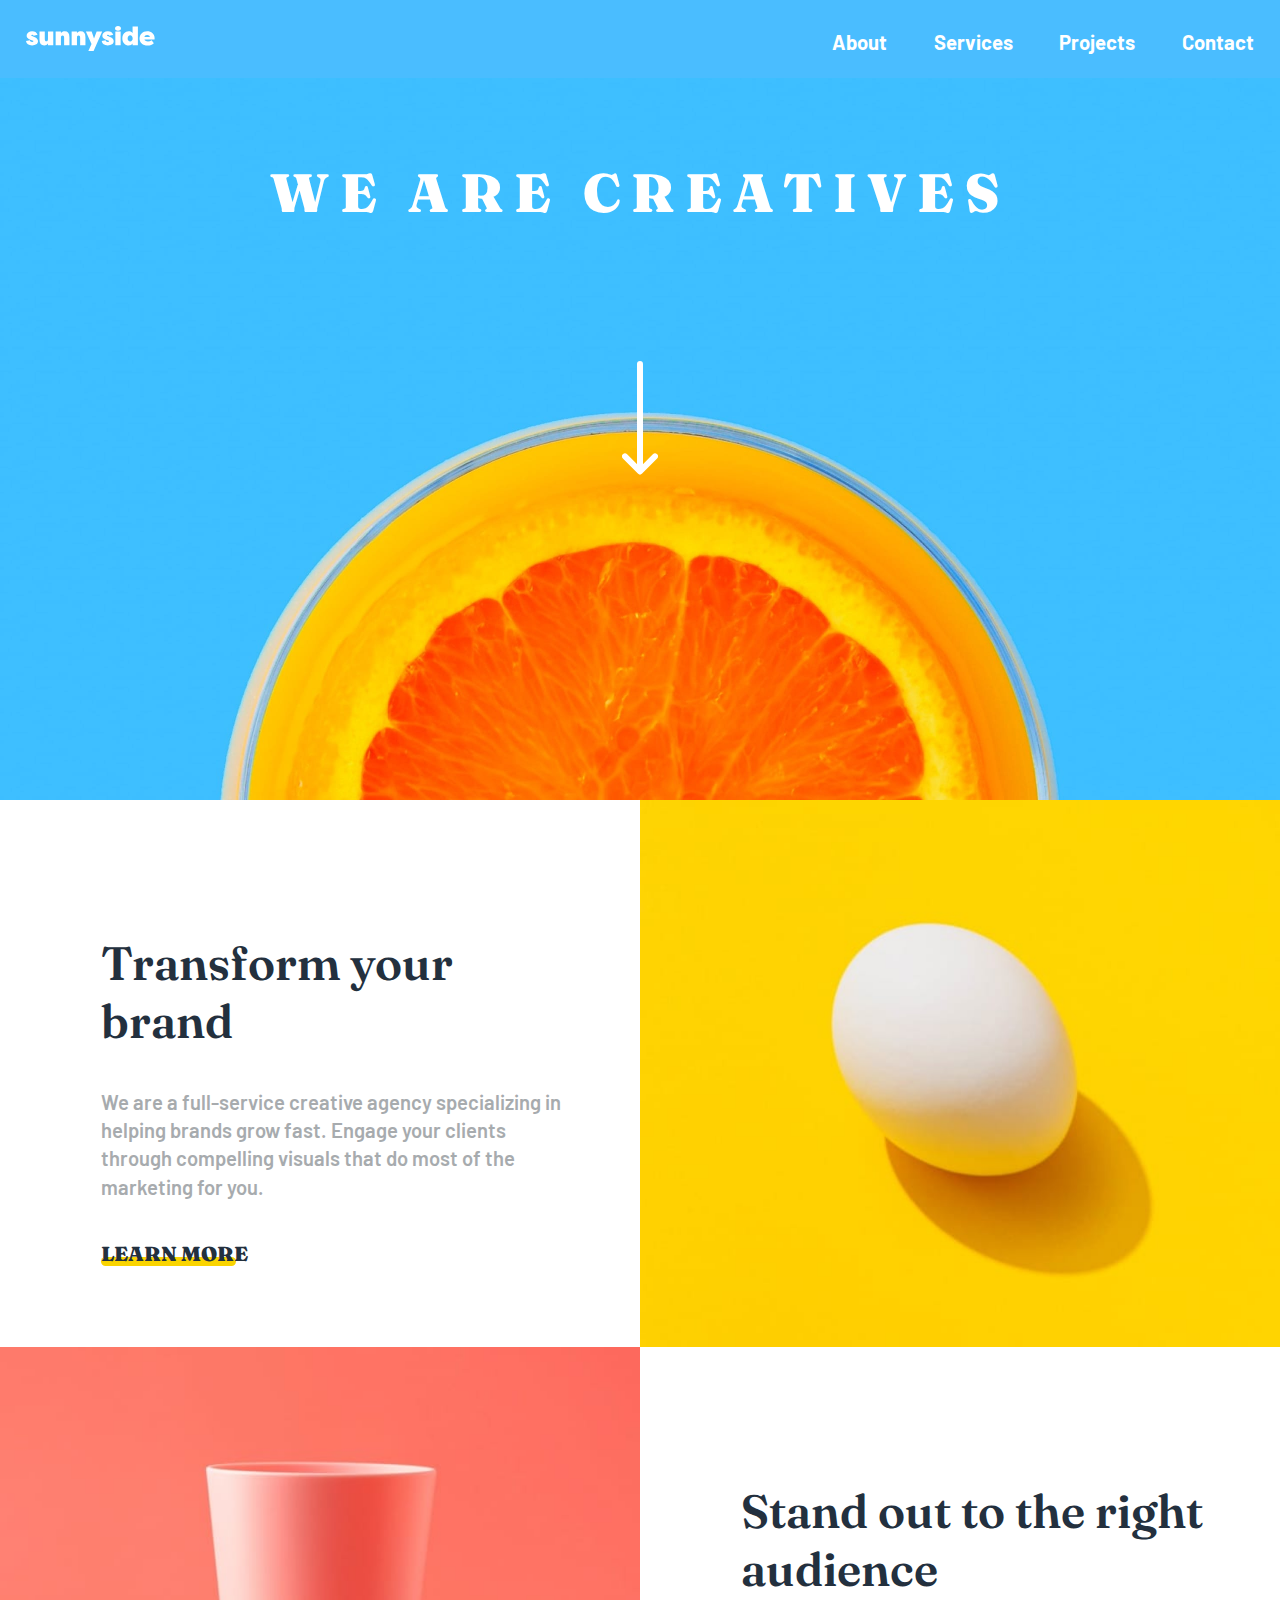
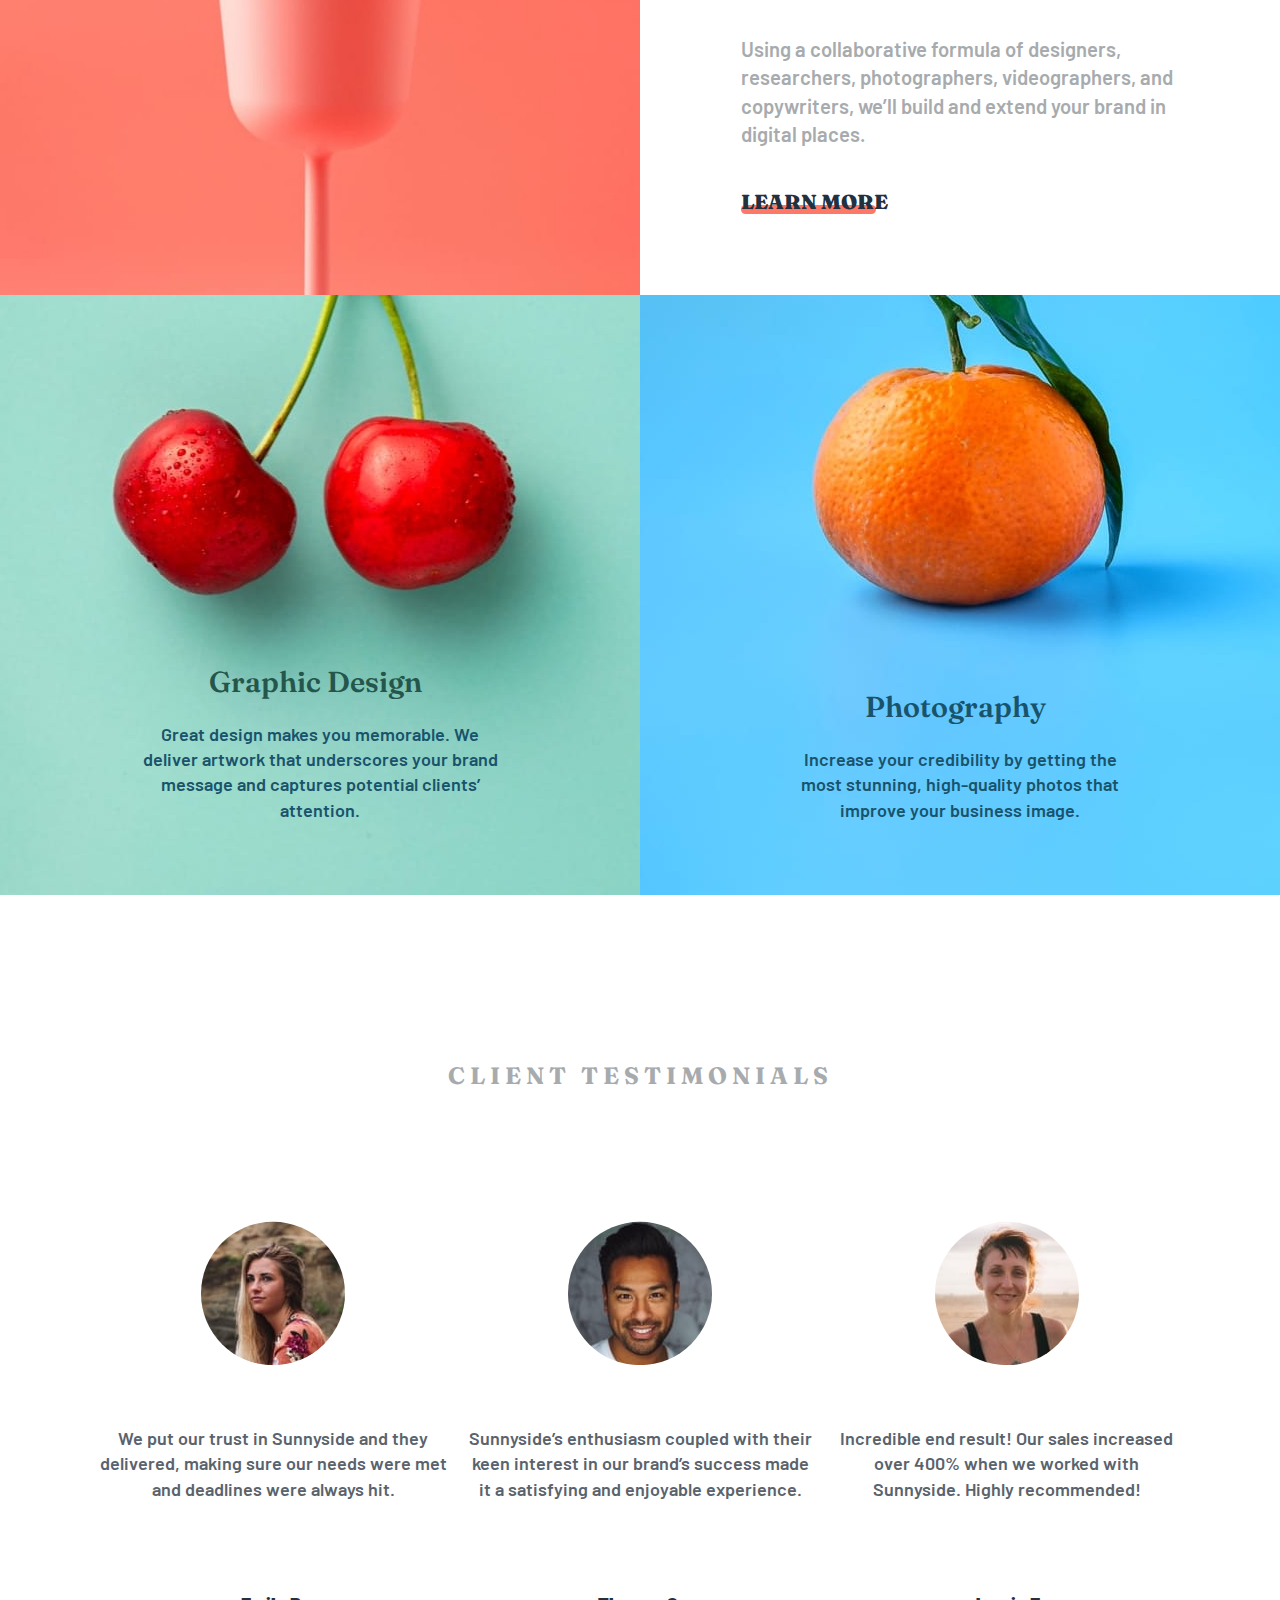
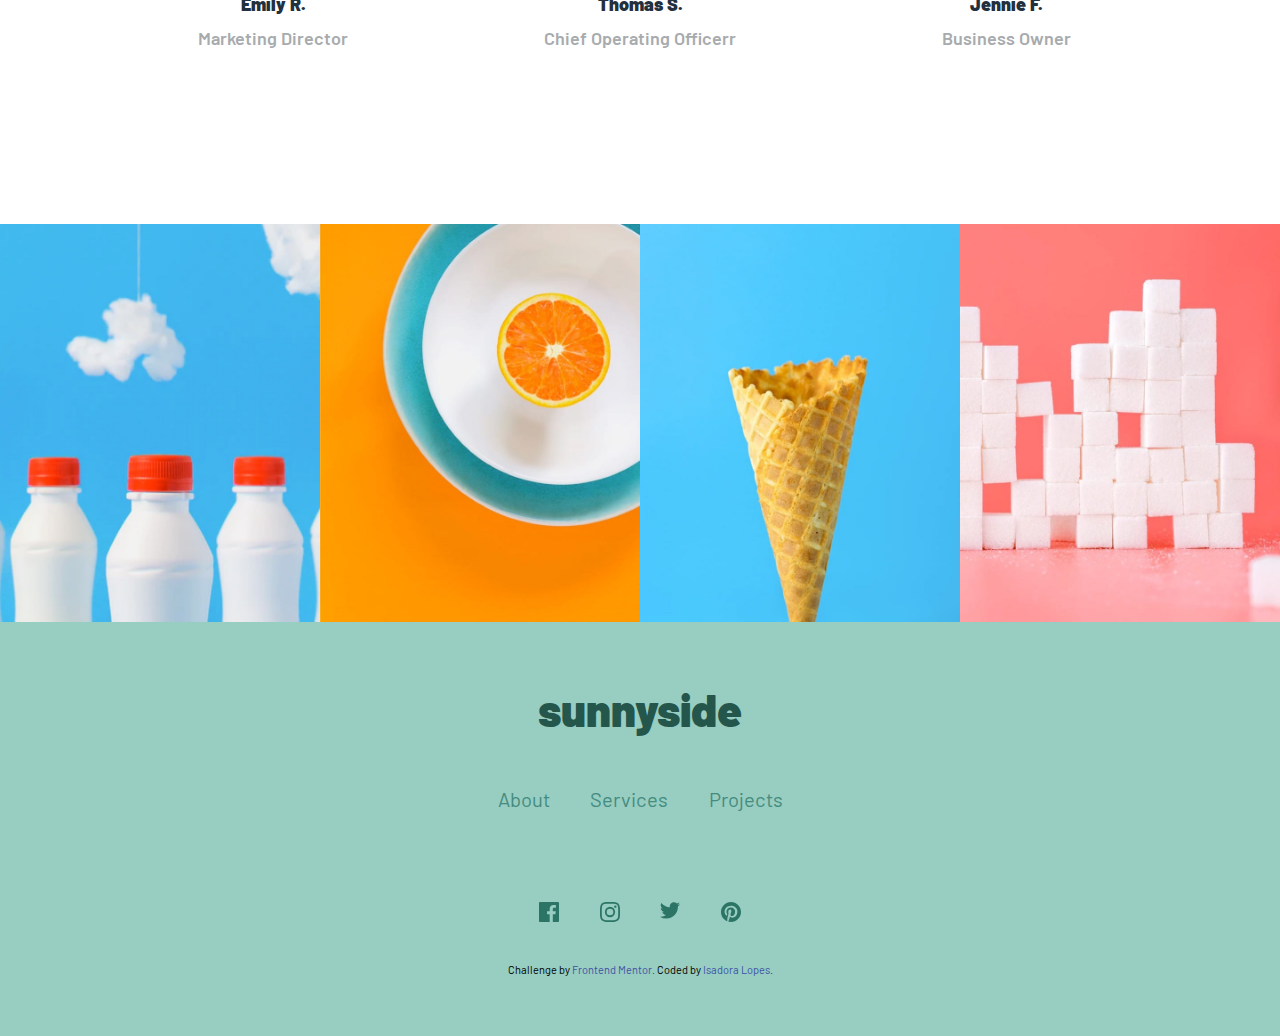
<file: index.html>
<!DOCTYPE html>
<html lang="en">
<head>
  <meta charset="UTF-8">
  <meta name="viewport" content="width=device-width, initial-scale=1.0"> <!-- displays site properly based on user's device -->

  <link rel="icon" type="image/png" sizes="32x32" href="./images/favicon-32x32.png">
  <link rel="stylesheet" href="css/style.css">
  <link rel="preconnect" href="https://fonts.googleapis.com">
  <link rel="preconnect" href="https://fonts.gstatic.com" crossorigin>
  <link href="https://fonts.googleapis.com/css2?family=Barlow:wght@600&family=Fraunces:wght@700;900&display=swap" rel="stylesheet">
  <title>Frontend Mentor | Sunnyside agency landing page</title>
</head>
<body>
  <header>
      <div class="container logo">
        <img class="logo-img" src="images/logo.svg">
      <div class="btn-toggle">
        <button class="nav-toggle" aria-label="toggle navigation">
          <img src="images/icon-hamburger.svg" alt="icon-hamburger" class="hamburger">
        </button>
      </div>
        <nav>
          <ul class="nav__list">
           <li class="nav__item"><a href="#" class="nav__link">About</a></li>
           <li class="nav__item"><a href="#" class="nav__link">Services</a></li>
           <li class="nav__item"><a href="#" class="nav__link">Projects</a></li>
           <li class="nav__item"><a href="#" class="nav__link">Contact</a></li>
          </ul>
         </nav>
        </div>
      <div class="arrow-header">
        <h1>We are creatives</h1>
        <img src="images/icon-arrow-down.svg" alt="figure arrow down">
      </div>
  </header>

  <section role="main" class="container introduction">
    <div class="container-flex">
      <div class="section-img-brand">
        <img src="images/mobile/image-transform.jpg" alt="egg figure" class="brand-img">
      </div>
      <div class="section-text-brand">
        <h2>Transform your brand</h2>
        <p>
          We are a full-service creative agency specializing in helping brands grow fast.
          Engage your clients through compelling visuals that do most of the marketing for you.
        </p>
        <a href="#" class="learn-more">Learn more</a>
      </div>
    </div> 
    <!-- end row 1-->
    <div class="container-flex">
      <div class="section-img-audience">
        <img src="images/desktop/image-stand-out.jpg" alt="cup figure" class="audience-img">
      </div>
      <div class="section-text-audience">
        <h2>Stand out to the right audience</h2>
        <p>
          Using a collaborative formula of designers, researchers, photographers, videographers, and copywriters, we’ll build and extend your brand in digital places. 
        </p>
        <a href="#" class="learn-more-second">Learn more</a>
      </div>
    </div>
    <!-- end row 2--> 
    <div class="container-flex">
      <div class="graphic">
        <h2>Graphic Design</h2>
        <p>
          Great design makes you memorable. We deliver artwork that underscores your brand message and captures potential clients’ attention.
        </p>
      </div>
             
      <div class="photography">
        <h2>Photography</h2>
        <p>
          Increase your credibility by getting the most stunning, high-quality photos that improve your business image.
        </p>
      </div>
    </div>
  </section>

  <section class="container testimonal">
    <h3 class="testimonials-title">Client testimonials</h3>
    <div class="col-testimonials">
      <div class="container-testimonials">
        <img class="img-testimonials" src="images/image-emily.jpg" alt="image perfil emily">
        <p>
          We put our trust in Sunnyside and they delivered, making sure our needs were met and deadlines were always hit.
        </p>
        <p class="name">Emily R.</p>
        <p class="position-job">Marketing Director</p>
      </div>
      <div class="container-testimonials">
        <img class="img-testimonials" src="images/image-thomas.jpg" alt="image perfil thomas">
        <p>
          Sunnyside’s enthusiasm coupled with their keen interest in our brand’s success made it a satisfying and enjoyable experience.
        </p>
        <p class="name">Thomas S.</p>
        <p class="position-job">Chief Operating Officerr</p>
      </div>
      <div class="container-testimonials">
        <img class="img-testimonials" src="images/image-jennie.jpg" alt="image perfil jennie">
        <p>
          Incredible end result! Our sales increased over 400% when we worked with Sunnyside. Highly recommended!
        </p>
        <p class="name">Jennie F.</p>
        <p class="position-job">Business Owner</p>
      </div>
    </div>
  </section>

  <section class="container gallery">
    <div class="col-gallery">
      <img src="images/desktop/image-gallery-milkbottles.jpg" alt="figure milkbottles" class="milkbottles-img">
      <img src="images/desktop/image-gallery-cone.jpg" alt="figure ice-cream cone" class="cone-img">
      <img src="images/desktop/image-gallery-orange.jpg" alt="figure orange" class="orange-img">
      <img src="images/desktop/image-gallery-sugarcubes.jpg" alt=" figure sugarcubes" class="sugar-img">
    </div>
  </section>

  <footer>
    <h3>sunnyside</h3>
    <div class="contact">
      <ul>
        <li><a href="#">About</a></li>
        <li><a href="#">Services</a></li>
        <li><a href="#">Projects</a></li>
      </ul>
    </div>
    <div class="social-icon">
      <ul>
        <li><img src="images/icon-facebook.svg" alt="icon-facebook"></li>
        <li><img src="images/icon-instagram.svg" alt="icon-instagram"></li>
        <li><img src="images/icon-twitter.svg" alt="icon-twitter"></li>
        <li><img src="images/icon-pinterest.svg" alt="icon-pinterest"></li>
      </ul>
    </div>
    <div class="attribution">
      Challenge by <a href="https://www.frontendmentor.io?ref=challenge" target="_blank">Frontend Mentor</a>. 
      Coded by <a href="https://isadora96.github.io/portfolio-dev-isa/" target="_blank">Isadora Lopes</a>.
    </div>
  </footer>  
  <script src="js/main.js"></script>
</body>
</html>
</file>
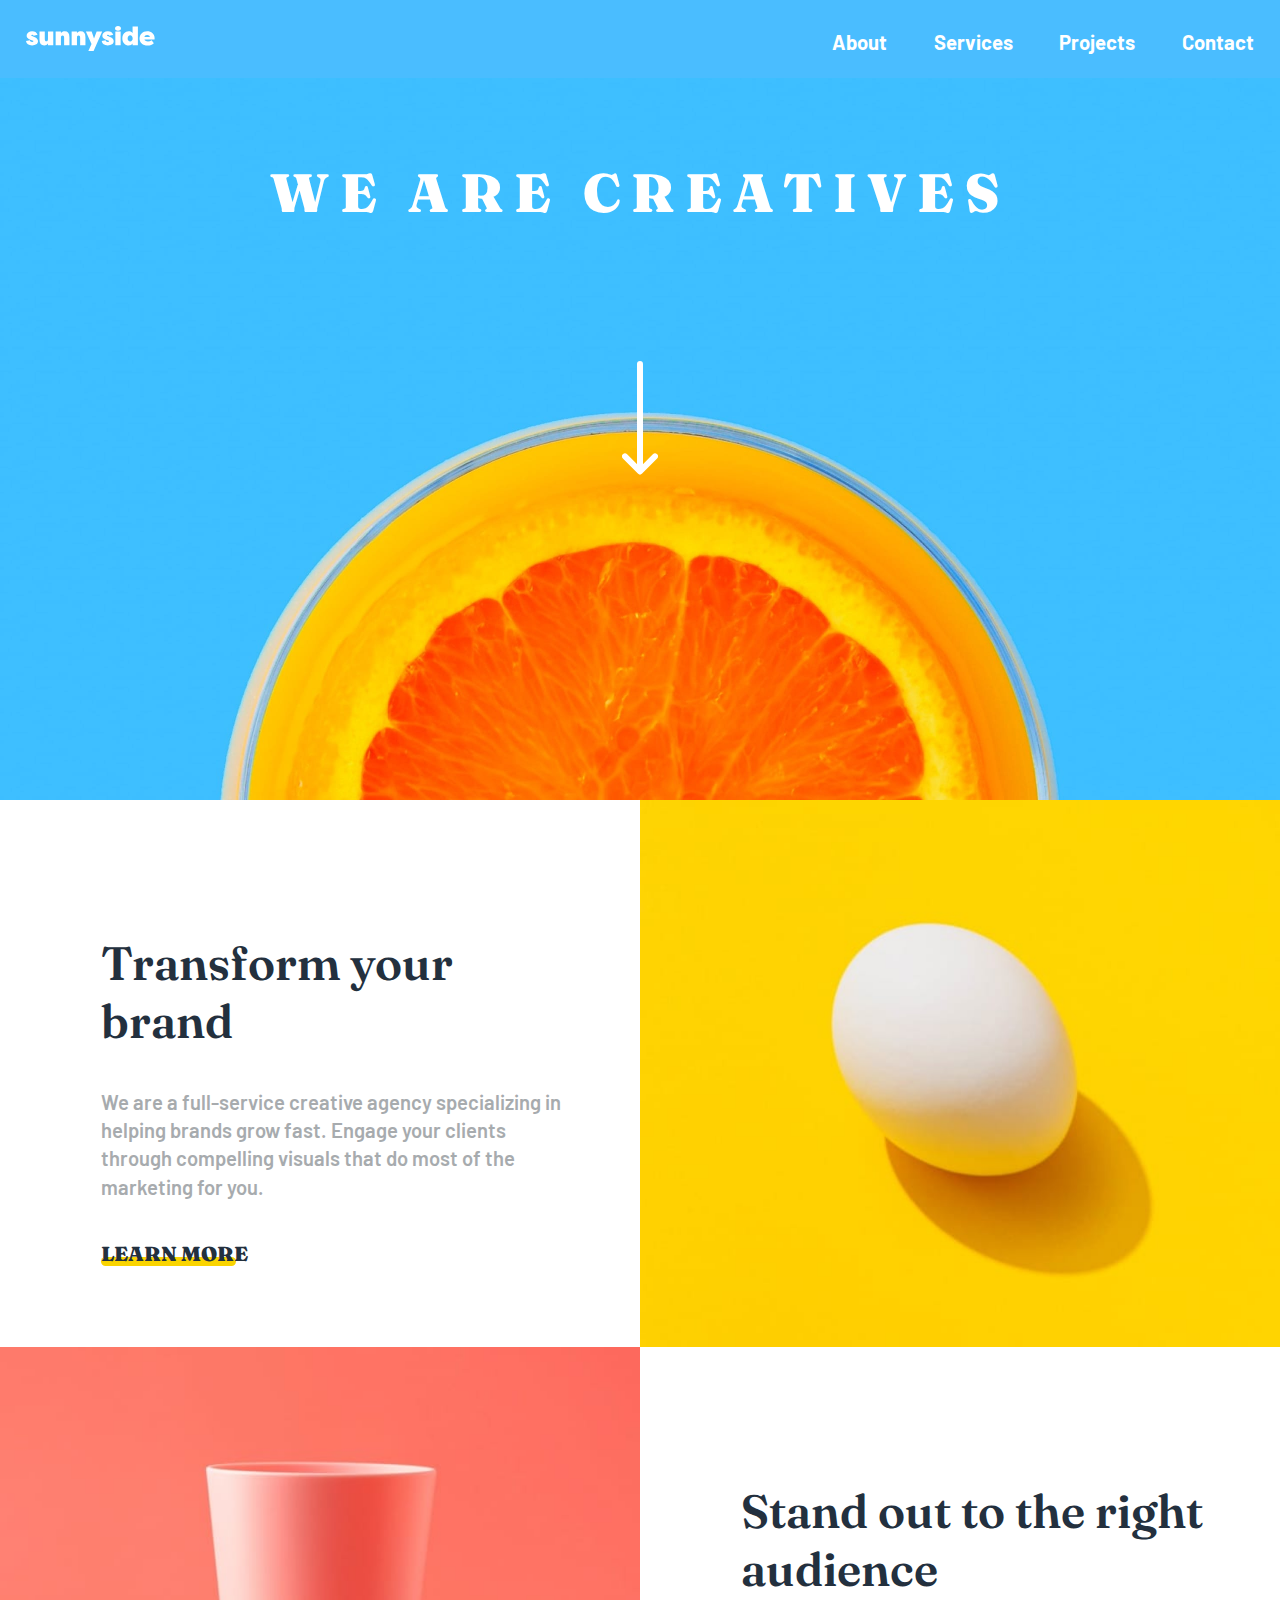
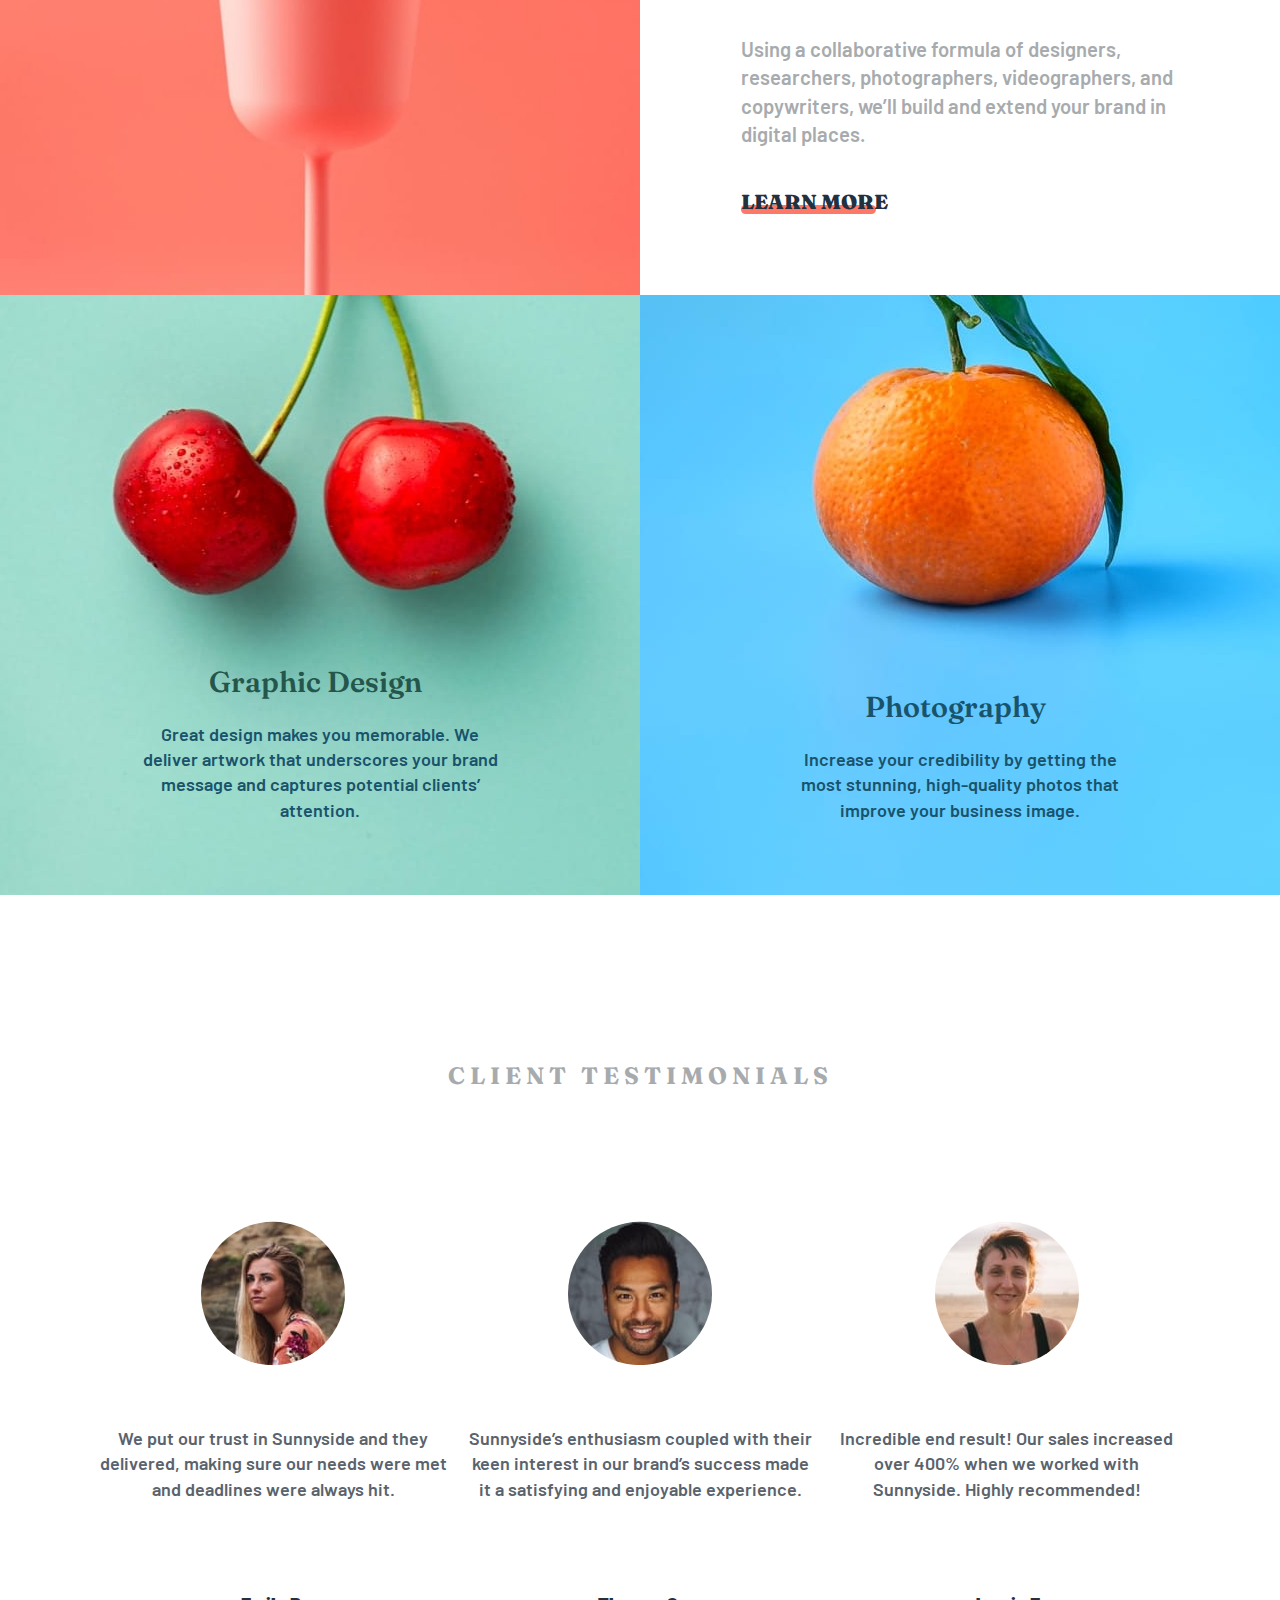
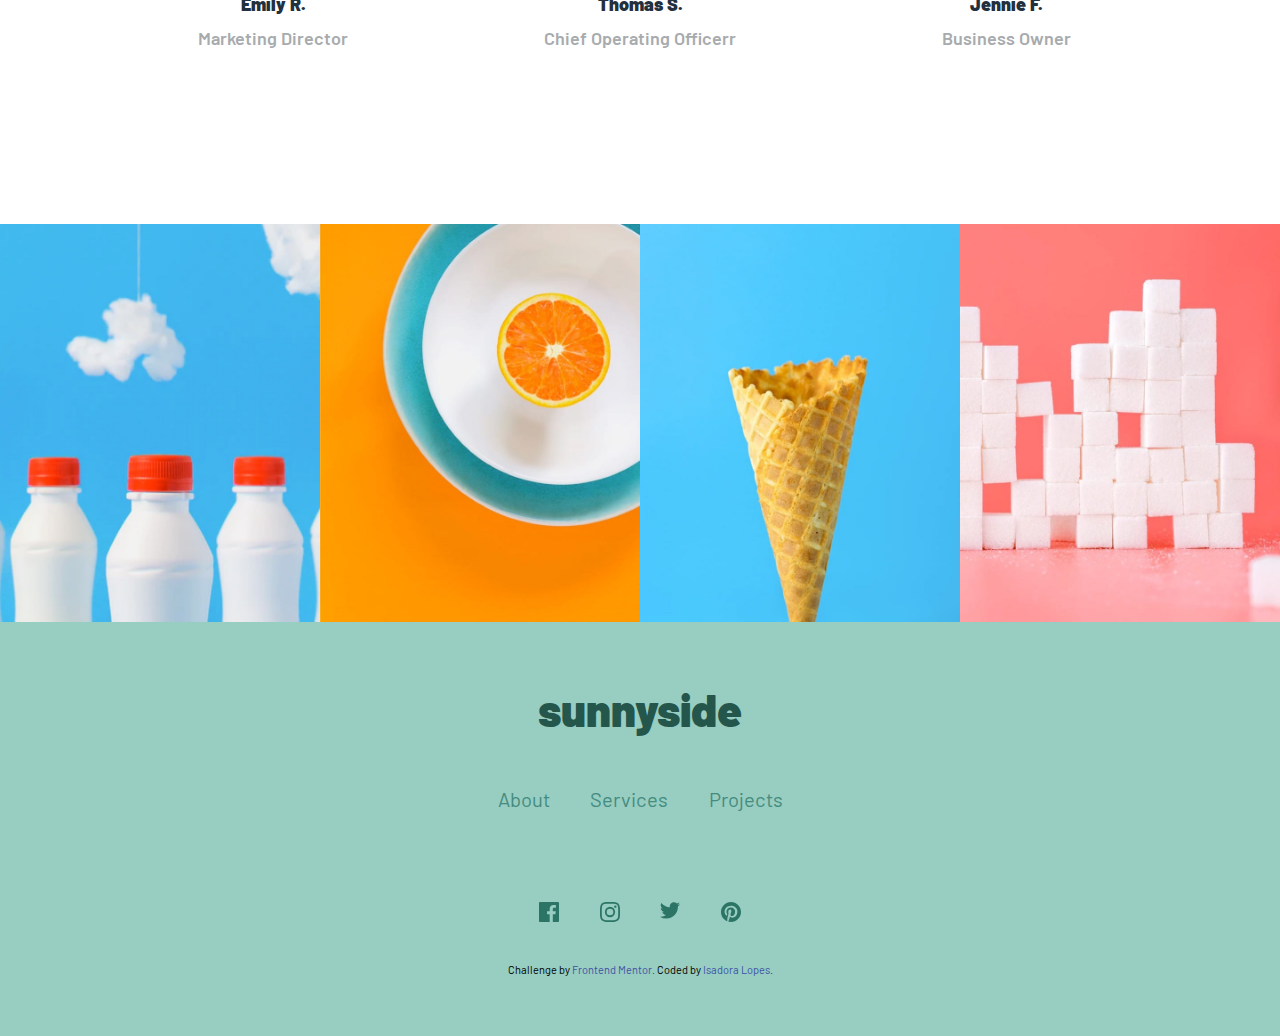
<file: sunnyside-agency-landing-page-main/index.html>
<!DOCTYPE html>
<html lang="en">
<head>
  <meta charset="UTF-8">
  <meta name="viewport" content="width=device-width, initial-scale=1.0"> <!-- displays site properly based on user's device -->

  <link rel="icon" type="image/png" sizes="32x32" href="./images/favicon-32x32.png">
  <link rel="stylesheet" href="css/style.css">
  <link rel="preconnect" href="https://fonts.googleapis.com">
  <link rel="preconnect" href="https://fonts.gstatic.com" crossorigin>
  <link href="https://fonts.googleapis.com/css2?family=Barlow:wght@600&family=Fraunces:wght@700;900&display=swap" rel="stylesheet">
  <title>Frontend Mentor | Sunnyside agency landing page</title>
</head>
<body>
  <header>
      <div class="container logo">
        <img class="logo-img" src="images/logo.svg">
      <div class="btn-toggle">
        <button class="nav-toggle" aria-label="toggle navigation">
          <img src="images/icon-hamburger.svg" alt="icon-hamburger" class="hamburger">
        </button>
      </div>
        <nav>
          <ul class="nav__list">
           <li class="nav__item"><a href="#" class="nav__link">About</a></li>
           <li class="nav__item"><a href="#" class="nav__link">Services</a></li>
           <li class="nav__item"><a href="#" class="nav__link">Projects</a></li>
           <li class="nav__item"><a href="#" class="nav__link">Contact</a></li>
          </ul>
         </nav>
        </div>
      <div class="arrow-header">
        <h1>We are creatives</h1>
        <img src="images/icon-arrow-down.svg" alt="figure arrow down">
      </div>
  </header>

  <section role="main" class="container introduction">
    <div class="container-flex">
      <div class="section-img-brand">
        <img src="images/mobile/image-transform.jpg" alt="egg figure" class="brand-img">
      </div>
      <div class="section-text-brand">
        <h2>Transform your brand</h2>
        <p>
          We are a full-service creative agency specializing in helping brands grow fast.
          Engage your clients through compelling visuals that do most of the marketing for you.
        </p>
        <a href="#" class="learn-more">Learn more</a>
      </div>
    </div> 
    <!-- end row 1-->
    <div class="container-flex">
      <div class="section-img-audience">
        <img src="images/desktop/image-stand-out.jpg" alt="cup figure" class="audience-img">
      </div>
      <div class="section-text-audience">
        <h2>Stand out to the right audience</h2>
        <p>
          Using a collaborative formula of designers, researchers, photographers, videographers, and copywriters, we’ll build and extend your brand in digital places. 
        </p>
        <a href="#" class="learn-more-second">Learn more</a>
      </div>
    </div>
    <!-- end row 2--> 
    <div class="container-flex">
      <div class="graphic">
        <h2>Graphic Design</h2>
        <p>
          Great design makes you memorable. We deliver artwork that underscores your brand message and captures potential clients’ attention.
        </p>
      </div>
             
      <div class="photography">
        <h2>Photography</h2>
        <p>
          Increase your credibility by getting the most stunning, high-quality photos that improve your business image.
        </p>
      </div>
    </div>
  </section>

  <section class="container testimonal">
    <h3 class="testimonials-title">Client testimonials</h3>
    <div class="col-testimonials">
      <div class="container-testimonials">
        <img class="img-testimonials" src="images/image-emily.jpg" alt="image perfil emily">
        <p>
          We put our trust in Sunnyside and they delivered, making sure our needs were met and deadlines were always hit.
        </p>
        <p class="name">Emily R.</p>
        <p class="position-job">Marketing Director</p>
      </div>
      <div class="container-testimonials">
        <img class="img-testimonials" src="images/image-thomas.jpg" alt="image perfil thomas">
        <p>
          Sunnyside’s enthusiasm coupled with their keen interest in our brand’s success made it a satisfying and enjoyable experience.
        </p>
        <p class="name">Thomas S.</p>
        <p class="position-job">Chief Operating Officerr</p>
      </div>
      <div class="container-testimonials">
        <img class="img-testimonials" src="images/image-jennie.jpg" alt="image perfil jennie">
        <p>
          Incredible end result! Our sales increased over 400% when we worked with Sunnyside. Highly recommended!
        </p>
        <p class="name">Jennie F.</p>
        <p class="position-job">Business Owner</p>
      </div>
    </div>
  </section>

  <section class="container gallery">
    <div class="col-gallery">
      <img src="images/desktop/image-gallery-milkbottles.jpg" alt="figure milkbottles" class="milkbottles-img">
      <img src="images/desktop/image-gallery-cone.jpg" alt="figure ice-cream cone" class="cone-img">
      <img src="images/desktop/image-gallery-orange.jpg" alt="figure orange" class="orange-img">
      <img src="images/desktop/image-gallery-sugarcubes.jpg" alt=" figure sugarcubes" class="sugar-img">
    </div>
  </section>

  <footer>
    <h3>sunnyside</h3>
    <div class="contact">
      <ul>
        <li><a href="#">About</a></li>
        <li><a href="#">Services</a></li>
        <li><a href="#">Projects</a></li>
      </ul>
    </div>
    <div class="social-icon">
      <ul>
        <li><img src="images/icon-facebook.svg" alt="icon-facebook"></li>
        <li><img src="images/icon-instagram.svg" alt="icon-instagram"></li>
        <li><img src="images/icon-twitter.svg" alt="icon-twitter"></li>
        <li><img src="images/icon-pinterest.svg" alt="icon-pinterest"></li>
      </ul>
    </div>
    <div class="attribution">
      Challenge by <a href="https://www.frontendmentor.io?ref=challenge" target="_blank">Frontend Mentor</a>. 
      Coded by <a href="https://isadora96.github.io/portfolio-dev-isa/"  target="_blank">Isadora Lopes</a>.
    </div>
  </footer>  
  <script src="js/main.js"></script>
</body>
</html>
</file>
<file: css/style.css>
:root {
    --font-barlow-: 'Barlow', sans-serif;
    --font-fraunces: 'Fraunces', serif;

    --soft-primary-red: hsl(7, 99%, 70%);
    --yellow-primary: hsl(51, 100%, 49%);
    --dark-primary-desaturated: hsl(167, 40%, 24%);
    --dark-primary-blue: hsl(198, 62%, 26%);
    --dark-primary-moderate: hsl(168, 34%, 41%);

    --very-dark-neutral-desaturated-blue: hsl(212, 27%, 19%);
    --very-dark-neutral-grayish-blue: hsl(213, 9%, 39%);
    --dark-neutral-grayish-blue: hsl(232, 10%, 55%);
    --grayish-neutral-blue: hsl(210, 4%, 67%);
    --white-neutral: hsl(0, 0%, 100%);
}

* {
    margin: 0;
    padding: 0;
    box-sizing: border-box;
    text-decoration: none;
    list-style: none;
}

html, body {
    font-family: var(--font-fraunces);
    font-size: 1.125rem;
    overflow-x: hidden;
}

img {
    max-width: 100%;
    display: block;
    height: auto;
}

.arrow-header {
    padding-top: 5em;
    align-items: center;
}

.arrow-header img {
    display: inline;
}
/* =================
Typography
================= */

h1 {
    color: var(--white-neutral);
    text-transform: uppercase;
    letter-spacing: .2em;
    font-weight: 900;
    font-size: 2.2rem;
    padding-bottom: 1em;
}

h2 {
    color: var(--very-dark-neutral-desaturated-blue);
    margin: 2em .3em .8em;
    text-align: center;
    font-weight: 600;
}
p {
    font-family: var(--font-barlow-);
    text-align: center;
    line-height: 1.4;
    font-weight: 600;
    padding: 0 .8em;
    max-width: 600px;
    margin: 0 auto;
}

.section-text-brand p,
.section-text-audience p {
    color: var(--grayish-neutral-blue);
}

.learn-more, .learn-more-second {
    position: relative;
    text-align: center;
    display: block;
    text-transform: uppercase;
    padding: 1.3em 0 4em;
    color: var(--very-dark-neutral-desaturated-blue);
    font-weight: 900;
}

.learn-more::before {
    background: var(--yellow-primary); 
}

.learn-more-second::before {
    background-color: var(--soft-primary-red);
}

.learn-more:before, .learn-more-second::before {
    position: absolute;
    content: '';
    height: .45em;
    width: 135px;
    bottom: 4em;
    z-index: -1;
    border-radius: 5px;
}

.graphic h2, p {
    color: var(--dark-primary-desaturated);
    margin-top: 0;
}

.graphic p, .photography p {
    padding-bottom: 4em;
}

.photography h2, p {
    color: var(--dark-primary-blue);
}

.testimonials-title {
    padding: 2em 0;
    text-align: center;
    letter-spacing: 5px;
    text-transform: uppercase;
    color: var(--grayish-neutral-blue);
}

.container-testimonials .name {
    color: var(--very-dark-neutral-desaturated-blue);
    font-weight: 900;
    padding: 1.5em 0 .5em;
}

.container-testimonials p {
    font-family: var(--font-barlow-);
    color: var(--very-dark-neutral-grayish-blue);
    font-weight: 600;
}

p.position-job {
    padding-bottom: 4em;
    color: var(--grayish-neutral-blue);
}

/* header, navigation */

nav {
    position: fixed;
    background: var(--white-neutral);
    top: 15%;
    bottom: 25%;
    left: 5%;
    right: 5%;
    z-index: 100;

    transform: translateX(120%);
}

nav a {
    font-family: var(--font-barlow-);
    color: var(--very-dark-neutral-grayish-blue);
}

nav a:hover,
nav a:focus {
    color: var(--very-dark-neutral-desaturated-blue);
    text-transform: uppercase;
    background-color: var(--yellow-primary);
    padding: .7em 1.5em;
    border-radius: 1.3em;
    font-family: var(--font-fraunces);
    font-size: 1rem;
}

.nav-open .hamburger {
    transform: rotate(90deg);
    opacity: 0.7;
}

/* nav toggle */

.btn-toggle {
    display: flex;
    justify-content: flex-end;
    width: 100%;
}

.nav-toggle {
	font-size: 1rem;
	color: white;
	border-color: transparent;
	background: transparent;
	cursor: pointer;
    position: absolute;
    z-index: 1000;
}

.nav__list {
    list-style: none;
    display: flex;
    height: 100%;
    flex-direction: column;
    justify-content: space-evenly;
    align-items: center;
    margin: 0;
    padding: 0;
}

.nav-open nav {
    transform: translateX(0);
}

.nav-open .nav-toggle {
    position: fixed;
}

/* ================
Layout
================= */
.container {
    width: 100%;
    max-width: 1400px;
    margin: 0 auto;
}

header,
.logo,
.graphic, 
.photography,
.container-testimonials {
    display: flex;
}

header {
    height: 650px;
    background-image: url('../images/mobile/image-header.jpg');
    text-align: center;
    flex-wrap: wrap;
    flex-direction: column;
}

.logo {
    justify-content: space-between;
    padding: 1.3em;
    position: fixed;
    background-color: rgb(74, 189, 255);
}

.graphic, .photography {
    flex-direction: column;
    justify-content: flex-end;
}

.container-testimonials {
    flex-direction: column;
    text-align: center;
    align-items: center;
    color: black;
    padding: 0 .8em;
}

.col-gallery {
    display: grid;
    grid-template-areas: 
        "img1 img3"
        "img2 img4";
    grid-template-columns: repeat(2, 1fr);    
}

.milkbottles-img {
    grid-area: img1;
}
.cone-img {
    grid-area: img2;
}

.orange-img {
    grid-area: img3;
}

.sugar-img {
    grid-area: img4;
}
.brand-img, 
.audience-img {
    width: 100%;
    min-height: 100%;
}
header, 
.graphic, 
.photography {
    background-position: center;
    background-repeat: no-repeat;
    background-size: cover;
}

/* section content */

.graphic {
    min-height: 600px;
    background-image: url('../images/mobile/image-graphic-design.jpg');
}

.photography {
    min-height: 600px;
    background-image: url('../images/mobile/image-photography.jpg');
}

.col-testimonials {
    background-color: var(--white-neutral);
}

.img-testimonials {
    border-radius: 50%;
    padding: 3em 0;
}

/* footer */

footer {
    display: flex;
    flex-direction: column;
    align-items: center;
    font-family: var(--font-barlow-);
    padding: 3em 0;
    background-color: hsl(168, 34%, 70%);
}

.contact ul, .social-icon ul {
    display: flex;
}

.contact ul li {
    margin: 0 1em;
    padding: 2.5em 0;
}

.contact a {
    color: var(--dark-primary-moderate);
}

.contact a:hover, 
.contact a:focus {
    color: var(--white-neutral);
}

.contact .active {
    color: var(--white-neutral);
}

.social-icon ul li {
    margin: 0 1em;
    padding: 2em 0;
    cursor: pointer;
}

footer h3 {
    font-size: 2.5rem;
    font-weight: 900;
    font-family: var(--font-barlow-);
    color:var(--dark-primary-desaturated);
}

.attribution { font-size: 11px; text-align: center; }
.attribution a { color: hsl(228, 45%, 44%); }

@media (min-width: 800px) {
    .nav-toggle {
        display: none;
    }

    nav {
        position: relative;
        left: 0%;
        right: 0%;
        background-color: transparent;
        transform: translateX(0);
    }
    .nav__list {
        display: flex;
        flex-direction: row;
    }
    
    .nav__list li {
        margin-left: 2.3em;
    }
    
    nav a {
        color: var(--white-neutral);
        font-weight: 700;
        padding: .25em 0;
    }
    
    nav a:hover,
    nav a:focus {
        color: var( --very-dark-neutral-desaturated-blue);
        background-color: var(--white-neutral);
        border-radius: 20px;
        text-transform: uppercase;
        font-size: .8rem;
    }

    .logo {
        position: relative;
    }

    header {
        height: 800px;
    }

    .arrow-header,
    .arrow-header img {
        padding-top: 4em;
    }
     
    h1 {
        font-size: 3rem;
        font-weight: 900;
    }
    h2 {
        font-size: 2.6rem;
        margin-left: 0;
    }

    p {
        padding: 0;
    }

    .learn-more, .learn-more-second {
        padding-top: 2em;
    }

    h2,
    .section-text-brand p,
    .section-text-audience p,
    .learn-more, .learn-more-second {
        text-align: left;
    }

    .container-flex {
       display: flex;
    }

    .section-img-brand,
    .section-text-brand,
    .section-img-audience,
    .section-text-audience,
    .graphic,
    .photography {
        width: 50%;
    }

    .section-img-brand {
        order: 1;
    }
     .section-text-brand {
        padding: 2em 3em 0 5em;
    }
    
    .section-text-audience {
        padding: 2em 3em 0 5em;
    }

    .graphic, 
    .photography {
        text-align: center;
        align-items: center;
        padding: 0 7em;
    }

    .graphic h2,
    .photography h2 {
        font-size: 1.6rem;
    }

    .graphic p,
    .photography p {
        font-size: 1rem;
    }

    .testimonials-title {
        padding: 7em 0 3em;
    }
    .col-testimonials {
        display: flex;
        width: 100%;
        max-width: 1100px;
        margin: 0 auto;
        padding-bottom: 5em;
    }
    .container-testimonials {
        padding: 0 .4em;
    }

    .container-testimonials p {
        font-size: 1rem;
    }

    .container-testimonials .name {
        padding-top: 5em;
    }
 
    .col-gallery {
        display: grid;
        grid-template-areas: 
        "img1 img3 img2 img4";
        grid-template-columns: repeat(4, 1fr) ;
    }

    .milkbottles-img {
        grid-area: img1;
    }
    .cone-img {
        grid-area: img2;
    }
    
    .orange-img {
        grid-area: img3;
    }
    
    .sugar-img {
        grid-area: img4;
    }
}

@media (min-width: 800px)  and (max-width: 1100px){
    h2 {
        font-size: 1.5rem;
    }
    .section-text-brand,
    .section-text-audience {
        padding: 0 2em;
    }

    .graphic, 
    .photography {
        align-items: center;
        padding: 0 1em;
    }
}

@media (min-width: 500px) {
    header {
        background-image: url('../images/desktop/image-header.jpg');
    }

    .graphic {
        background-image: url('../images/desktop/image-graphic-design.jpg');
    }

    .photography {
        background-image: url('../images/desktop/image-photography.jpg');
    }
    
}
</file>
<file: sunnyside-agency-landing-page-main/css/style.css>
:root {
    --font-barlow-: 'Barlow', sans-serif;
    --font-fraunces: 'Fraunces', serif;

    --soft-primary-red: hsl(7, 99%, 70%);
    --yellow-primary: hsl(51, 100%, 49%);
    --dark-primary-desaturated: hsl(167, 40%, 24%);
    --dark-primary-blue: hsl(198, 62%, 26%);
    --dark-primary-moderate: hsl(168, 34%, 41%);

    --very-dark-neutral-desaturated-blue: hsl(212, 27%, 19%);
    --very-dark-neutral-grayish-blue: hsl(213, 9%, 39%);
    --dark-neutral-grayish-blue: hsl(232, 10%, 55%);
    --grayish-neutral-blue: hsl(210, 4%, 67%);
    --white-neutral: hsl(0, 0%, 100%);
}

* {
    margin: 0;
    padding: 0;
    box-sizing: border-box;
    text-decoration: none;
    list-style: none;
}

html, body {
    font-family: var(--font-fraunces);
    font-size: 1.125rem;
    overflow-x: hidden;
}

img {
    max-width: 100%;
    display: block;
    height: auto;
}

.arrow-header {
    padding-top: 5em;
    align-items: center;
}

.arrow-header img {
    display: inline;
}
/* =================
Typography
================= */

h1 {
    color: var(--white-neutral);
    text-transform: uppercase;
    letter-spacing: .2em;
    font-weight: 900;
    font-size: 2.2rem;
    padding-bottom: 1em;
}

h2 {
    color: var(--very-dark-neutral-desaturated-blue);
    margin: 2em .3em .8em;
    text-align: center;
    font-weight: 600;
}
p {
    font-family: var(--font-barlow-);
    text-align: center;
    line-height: 1.4;
    font-weight: 600;
    padding: 0 .8em;
    max-width: 600px;
    margin: 0 auto;
}

.section-text-brand p,
.section-text-audience p {
    color: var(--grayish-neutral-blue);
}

.learn-more, .learn-more-second {
    position: relative;
    text-align: center;
    display: block;
    text-transform: uppercase;
    padding: 1.3em 0 4em;
    color: var(--very-dark-neutral-desaturated-blue);
    font-weight: 900;
}

.learn-more::before {
    background: var(--yellow-primary); 
}

.learn-more-second::before {
    background-color: var(--soft-primary-red);
}

.learn-more:before, .learn-more-second::before {
    position: absolute;
    content: '';
    height: .45em;
    width: 135px;
    bottom: 4em;
    z-index: -1;
    border-radius: 5px;
}

.graphic h2, p {
    color: var(--dark-primary-desaturated);
    margin-top: 0;
}

.graphic p, .photography p {
    padding-bottom: 4em;
}

.photography h2, p {
    color: var(--dark-primary-blue);
}

.testimonials-title {
    padding: 2em 0;
    text-align: center;
    letter-spacing: 5px;
    text-transform: uppercase;
    color: var(--grayish-neutral-blue);
}

.container-testimonials .name {
    color: var(--very-dark-neutral-desaturated-blue);
    font-weight: 900;
    padding: 1.5em 0 .5em;
}

.container-testimonials p {
    font-family: var(--font-barlow-);
    color: var(--very-dark-neutral-grayish-blue);
    font-weight: 600;
}

p.position-job {
    padding-bottom: 4em;
    color: var(--grayish-neutral-blue);
}

/* header, navigation */

nav {
    position: fixed;
    background: var(--white-neutral);
    top: 15%;
    bottom: 25%;
    left: 5%;
    right: 5%;
    z-index: 100;

    transform: translateX(120%);
}

nav a {
    font-family: var(--font-barlow-);
    color: var(--very-dark-neutral-grayish-blue);
}

nav a:hover,
nav a:focus {
    color: var(--very-dark-neutral-desaturated-blue);
    text-transform: uppercase;
    background-color: var(--yellow-primary);
    padding: .7em 1.5em;
    border-radius: 1.3em;
    font-family: var(--font-fraunces);
    font-size: 1rem;
}

.nav-open .hamburger {
    transform: rotate(90deg);
    opacity: 0.7;
}

/* nav toggle */

.btn-toggle {
    display: flex;
    justify-content: flex-end;
    width: 100%;
}

.nav-toggle {
	font-size: 1rem;
	color: white;
	border-color: transparent;
	background: transparent;
	cursor: pointer;
    position: absolute;
    z-index: 1000;
}

.nav__list {
    list-style: none;
    display: flex;
    height: 100%;
    flex-direction: column;
    justify-content: space-evenly;
    align-items: center;
    margin: 0;
    padding: 0;
}

.nav-open nav {
    transform: translateX(0);
}

.nav-open .nav-toggle {
    position: fixed;
}

/* ================
Layout
================= */
.container {
    width: 100%;
    max-width: 1400px;
    margin: 0 auto;
}

header,
.logo,
.graphic, 
.photography,
.container-testimonials {
    display: flex;
}

header {
    height: 650px;
    background-image: url('../images/mobile/image-header.jpg');
    text-align: center;
    flex-wrap: wrap;
    flex-direction: column;
}

.logo {
    justify-content: space-between;
    padding: 1.3em;
    position: fixed;
    background-color: rgb(74, 189, 255);
}

.graphic, .photography {
    flex-direction: column;
    justify-content: flex-end;
}

.container-testimonials {
    flex-direction: column;
    text-align: center;
    align-items: center;
    color: black;
    padding: 0 .8em;
}

.col-gallery {
    display: grid;
    grid-template-areas: 
        "img1 img3"
        "img2 img4";
    grid-template-columns: repeat(2, 1fr);    
}

.milkbottles-img {
    grid-area: img1;
}
.cone-img {
    grid-area: img2;
}

.orange-img {
    grid-area: img3;
}

.sugar-img {
    grid-area: img4;
}
.brand-img, 
.audience-img {
    width: 100%;
    min-height: 100%;
}
header, 
.graphic, 
.photography {
    background-position: center;
    background-repeat: no-repeat;
    background-size: cover;
}

/* section content */

.graphic {
    min-height: 600px;
    background-image: url('../images/mobile/image-graphic-design.jpg');
}

.photography {
    min-height: 600px;
    background-image: url('../images/mobile/image-photography.jpg');
}

.col-testimonials {
    background-color: var(--white-neutral);
}

.img-testimonials {
    border-radius: 50%;
    padding: 3em 0;
}

/* footer */

footer {
    display: flex;
    flex-direction: column;
    align-items: center;
    font-family: var(--font-barlow-);
    padding: 3em 0;
    background-color: hsl(168, 34%, 70%);
}

.contact ul, .social-icon ul {
    display: flex;
}

.contact ul li {
    margin: 0 1em;
    padding: 2.5em 0;
}

.contact a {
    color: var(--dark-primary-moderate);
}

.contact a:hover, 
.contact a:focus {
    color: var(--white-neutral);
}

.contact .active {
    color: var(--white-neutral);
}

.social-icon ul li {
    margin: 0 1em;
    padding: 2em 0;
    cursor: pointer;
}

footer h3 {
    font-size: 2.5rem;
    font-weight: 900;
    font-family: var(--font-barlow-);
    color:var(--dark-primary-desaturated);
}

.attribution { font-size: 11px; text-align: center; }
.attribution a { color: hsl(228, 45%, 44%); }

@media (min-width: 800px) {
    .nav-toggle {
        display: none;
    }

    nav {
        position: relative;
        left: 0%;
        right: 0%;
        background-color: transparent;
        transform: translateX(0);
    }
    .nav__list {
        display: flex;
        flex-direction: row;
    }
    
    .nav__list li {
        margin-left: 2.3em;
    }
    
    nav a {
        color: var(--white-neutral);
        font-weight: 700;
        padding: .25em 0;
    }
    
    nav a:hover,
    nav a:focus {
        color: var( --very-dark-neutral-desaturated-blue);
        background-color: var(--white-neutral);
        border-radius: 20px;
        text-transform: uppercase;
        font-size: .8rem;
    }

    .logo {
        position: relative;
    }

    header {
        height: 800px;
    }

    .arrow-header,
    .arrow-header img {
        padding-top: 4em;
    }
     
    h1 {
        font-size: 3rem;
        font-weight: 900;
    }
    h2 {
        font-size: 2.6rem;
        margin-left: 0;
    }

    p {
        padding: 0;
    }

    .learn-more, .learn-more-second {
        padding-top: 2em;
    }

    h2,
    .section-text-brand p,
    .section-text-audience p,
    .learn-more, .learn-more-second {
        text-align: left;
    }

    .container-flex {
       display: flex;
    }

    .section-img-brand,
    .section-text-brand,
    .section-img-audience,
    .section-text-audience,
    .graphic,
    .photography {
        width: 50%;
    }

    .section-img-brand {
        order: 1;
    }
     .section-text-brand {
        padding: 2em 3em 0 5em;
    }
    
    .section-text-audience {
        padding: 2em 3em 0 5em;
    }

    .graphic, 
    .photography {
        text-align: center;
        align-items: center;
        padding: 0 7em;
    }

    .graphic h2,
    .photography h2 {
        font-size: 1.6rem;
    }

    .graphic p,
    .photography p {
        font-size: 1rem;
    }

    .testimonials-title {
        padding: 7em 0 3em;
    }
    .col-testimonials {
        display: flex;
        width: 100%;
        max-width: 1100px;
        margin: 0 auto;
        padding-bottom: 5em;
    }
    .container-testimonials {
        padding: 0 .4em;
    }

    .container-testimonials p {
        font-size: 1rem;
    }

    .container-testimonials .name {
        padding-top: 5em;
    }
 
    .col-gallery {
        display: grid;
        grid-template-areas: 
        "img1 img3 img2 img4";
        grid-template-columns: repeat(4, 1fr) ;
    }

    .milkbottles-img {
        grid-area: img1;
    }
    .cone-img {
        grid-area: img2;
    }
    
    .orange-img {
        grid-area: img3;
    }
    
    .sugar-img {
        grid-area: img4;
    }
}

@media (min-width: 800px)  and (max-width: 1100px){
    h2 {
        font-size: 1.5rem;
    }
    .section-text-brand,
    .section-text-audience {
        padding: 0 2em;
    }

    .graphic, 
    .photography {
        align-items: center;
        padding: 0 1em;
    }
}

@media (min-width: 500px) {
    header {
        background-image: url('../images/desktop/image-header.jpg');
    }

    .graphic {
        background-image: url('../images/desktop/image-graphic-design.jpg');
    }

    .photography {
        background-image: url('../images/desktop/image-photography.jpg');
    }
    
}
</file>
